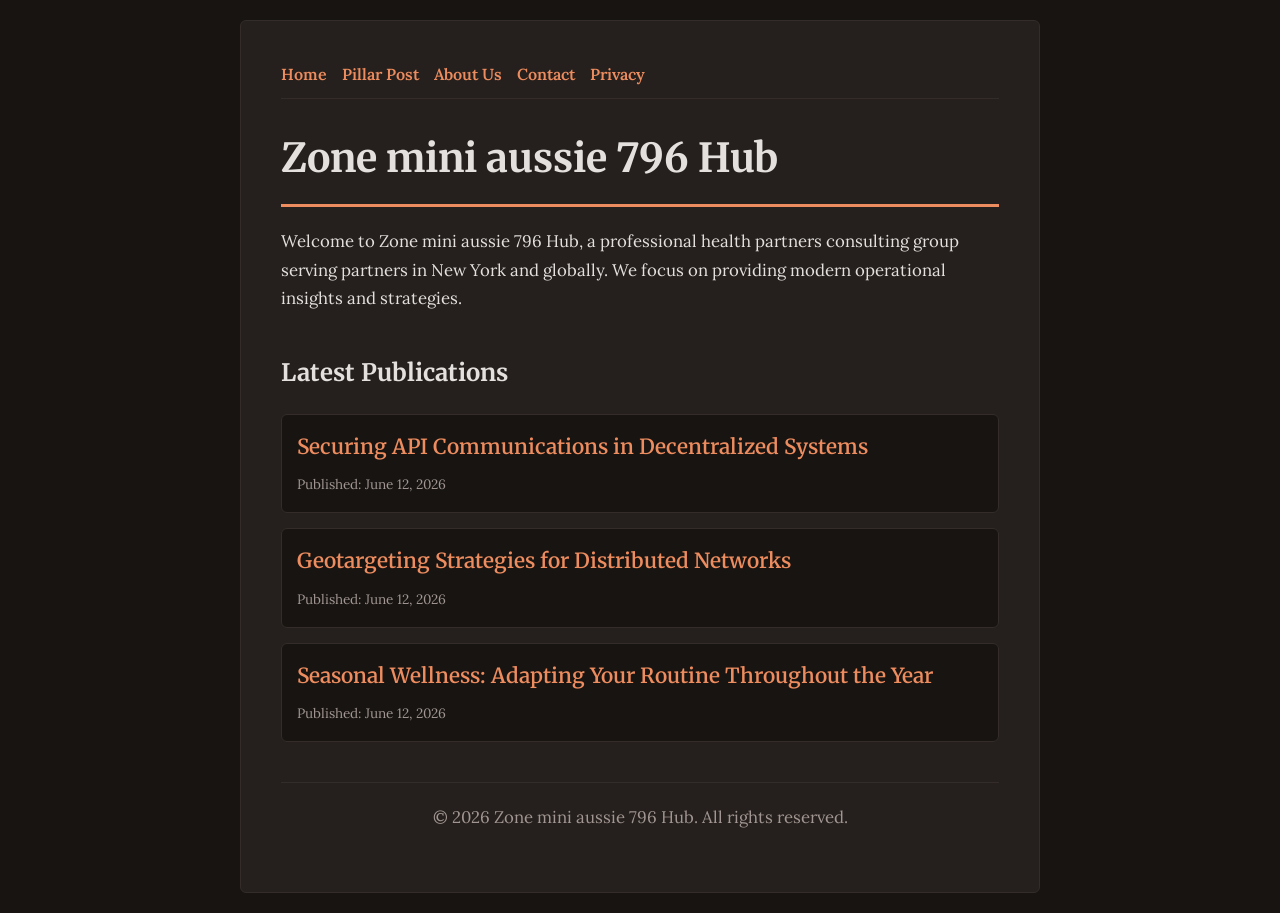
<file: index.html>
<!DOCTYPE html>
<html lang="en">
<head>
    <meta charset="UTF-8">
    <meta name="viewport" content="width=device-width, initial-scale=1.0">
    <title>Zone mini aussie 796 Hub | Health Partners - New York</title>
    <meta name="description" content="Welcome to Zone mini aussie 796 Hub, a professional health partners consulting group serving partners in New York and globally. We focus on providing modern operational insights and strategies.">
    <meta name="geo.region" content="US-NY" />
    <meta name="geo.placename" content="New York" />
    <meta name="geo.position" content="40.7128;-74.006" />
    <meta name="ICBM" content="40.7128, -74.006" />
    <link rel="stylesheet" href="style.css">
    <script type="application/ld+json">
{
  "@context": "https://schema.org",
  "@type": "LocalBusiness",
  "name": "Zone mini aussie 796 Hub",
  "url": "https://zone-mini-aussie-796.github.io",
  "telephone": "+1-212-555-0166",
  "address": {
    "@type": "PostalAddress",
    "addressLocality": "New York",
    "addressRegion": "NY",
    "postalCode": "10001",
    "addressCountry": "US"
  },
  "geo": {
    "@type": "GeoCoordinates",
    "latitude": 40.7128,
    "longitude": -74.006
  }
}
</script>
</head>
<body>
    
        <div class="container" style="max-width: 800px;">
            <nav style="display: flex; gap: 15px; margin-bottom: 25px; border-bottom: 1px solid var(--border-color); padding-bottom: 10px; overflow-x: auto; flex-wrap: wrap;">
            <a href="index.html">Home</a>
            <a href="securing-api-communications-in-decentralized-systems.html">Pillar Post</a>
            <a href="about.html">About Us</a>
            <a href="contact.html">Contact</a>
            <a href="privacy.html">Privacy</a>
        </nav>
            <h1>Zone mini aussie 796 Hub</h1>
            <p>Welcome to Zone mini aussie 796 Hub, a professional health partners consulting group serving partners in New York and globally. We focus on providing modern operational insights and strategies.</p>
            <h2 style="margin-top: 40px;">Latest Publications</h2>
            <ul style="list-style-type: none; padding-left: 0;">
                <li style="background: var(--bg-color); padding: 15px; border-radius: var(--border-radius); border: 1px solid var(--border-color); margin-bottom: 15px;">
                <h3 style="margin-bottom: 5px; font-size: 1.3rem;"><a href="securing-api-communications-in-decentralized-systems.html">Securing API Communications in Decentralized Systems</a></h3>
                <span style="font-size:0.85rem; color: var(--muted-text)">Published: June 12, 2026</span>
            </li>
<li style="background: var(--bg-color); padding: 15px; border-radius: var(--border-radius); border: 1px solid var(--border-color); margin-bottom: 15px;">
                <h3 style="margin-bottom: 5px; font-size: 1.3rem;"><a href="geotargeting-strategies-for-distributed-networks.html">Geotargeting Strategies for Distributed Networks</a></h3>
                <span style="font-size:0.85rem; color: var(--muted-text)">Published: June 12, 2026</span>
            </li>
<li style="background: var(--bg-color); padding: 15px; border-radius: var(--border-radius); border: 1px solid var(--border-color); margin-bottom: 15px;">
                <h3 style="margin-bottom: 5px; font-size: 1.3rem;"><a href="seasonal-wellness-adapting-your-routine-throughout-the-year.html">Seasonal Wellness: Adapting Your Routine Throughout the Year</a></h3>
                <span style="font-size:0.85rem; color: var(--muted-text)">Published: June 12, 2026</span>
            </li>

            </ul>
            <footer>
                <p>&copy; 2026 Zone mini aussie 796 Hub. All rights reserved.</p>
            </footer>
        </div>
        
</body>
</html>
</file>
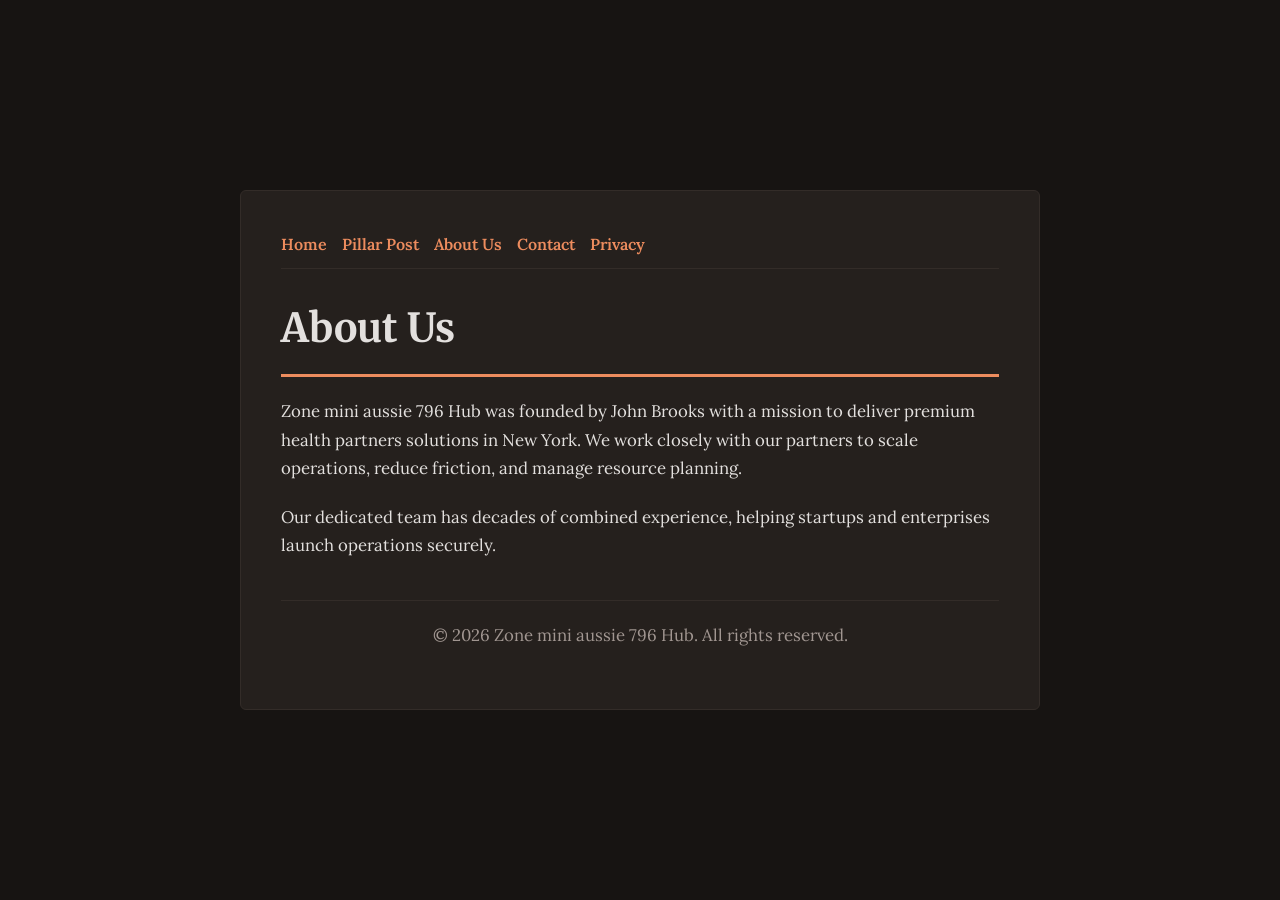
<file: about.html>
<!DOCTYPE html>
<html lang="en">
<head>
    <meta charset="UTF-8">
    <meta name="viewport" content="width=device-width, initial-scale=1.0">
    <title>About Us | Zone mini aussie 796 Hub</title>
    <meta name="description" content="Zone mini aussie 796 Hub was founded by John Brooks with a mission to deliver premium health partners solutions in New York. We work closely with our partners to scale operations, reduce friction, and manage resource planning.">
    <meta name="geo.region" content="US-NY" />
    <meta name="geo.placename" content="New York" />
    <meta name="geo.position" content="40.7128;-74.006" />
    <meta name="ICBM" content="40.7128, -74.006" />
    <link rel="stylesheet" href="style.css">
</head>
<body>
    
        <div class="container" style="max-width: 800px;">
            <nav style="display: flex; gap: 15px; margin-bottom: 25px; border-bottom: 1px solid var(--border-color); padding-bottom: 10px; overflow-x: auto; flex-wrap: wrap;">
            <a href="index.html">Home</a>
            <a href="securing-api-communications-in-decentralized-systems.html">Pillar Post</a>
            <a href="about.html">About Us</a>
            <a href="contact.html">Contact</a>
            <a href="privacy.html">Privacy</a>
        </nav>
            <h1>About Us</h1>
            <p>Zone mini aussie 796 Hub was founded by John Brooks with a mission to deliver premium health partners solutions in New York. We work closely with our partners to scale operations, reduce friction, and manage resource planning.</p>
            <p>Our dedicated team has decades of combined experience, helping startups and enterprises launch operations securely.</p>
            <footer>
                <p>&copy; 2026 Zone mini aussie 796 Hub. All rights reserved.</p>
            </footer>
        </div>
        
</body>
</html>
</file>
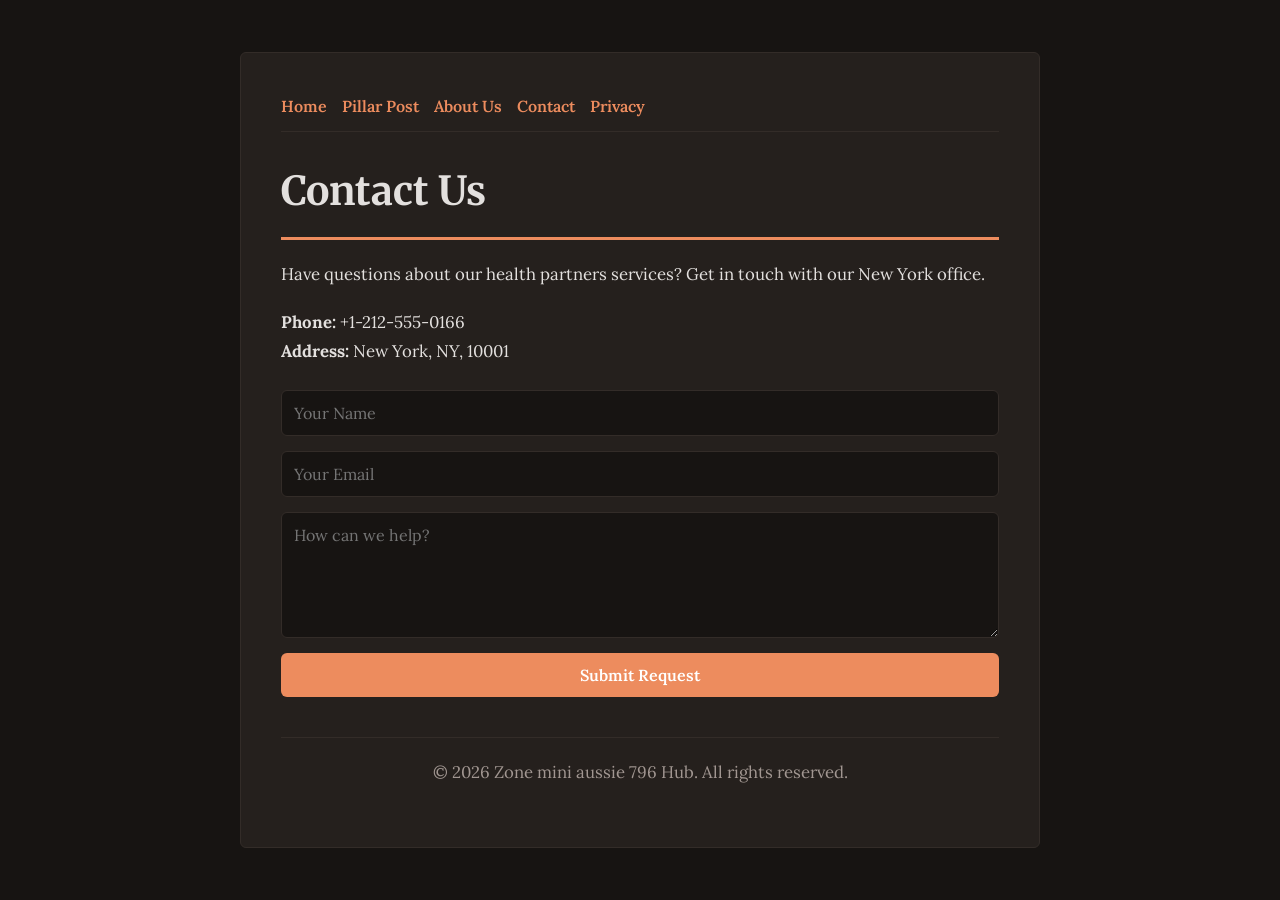
<file: contact.html>
<!DOCTYPE html>
<html lang="en">
<head>
    <meta charset="UTF-8">
    <meta name="viewport" content="width=device-width, initial-scale=1.0">
    <title>Contact Us | Zone mini aussie 796 Hub</title>
    <meta name="description" content="Have questions about our health partners services? Get in touch with our New York office.">
    <meta name="geo.region" content="US-NY" />
    <meta name="geo.placename" content="New York" />
    <meta name="geo.position" content="40.7128;-74.006" />
    <meta name="ICBM" content="40.7128, -74.006" />
    <link rel="stylesheet" href="style.css">
</head>
<body>
    
        <div class="container" style="max-width: 800px;">
            <nav style="display: flex; gap: 15px; margin-bottom: 25px; border-bottom: 1px solid var(--border-color); padding-bottom: 10px; overflow-x: auto; flex-wrap: wrap;">
            <a href="index.html">Home</a>
            <a href="securing-api-communications-in-decentralized-systems.html">Pillar Post</a>
            <a href="about.html">About Us</a>
            <a href="contact.html">Contact</a>
            <a href="privacy.html">Privacy</a>
        </nav>
            <h1>Contact Us</h1>
            <p>Have questions about our health partners services? Get in touch with our New York office.</p>
            <p><strong>Phone:</strong> +1-212-555-0166<br><strong>Address:</strong> New York, NY, 10001</p>
            <form action="https://formspree.io/f/placeholder" method="POST">
                <input type="text" name="name" placeholder="Your Name" required>
                <input type="email" name="email" placeholder="Your Email" required>
                <textarea name="message" placeholder="How can we help?" rows="5" required></textarea>
                <button type="submit">Submit Request</button>
            </form>
            <footer>
                <p>&copy; 2026 Zone mini aussie 796 Hub. All rights reserved.</p>
            </footer>
        </div>
        
</body>
</html>
</file>
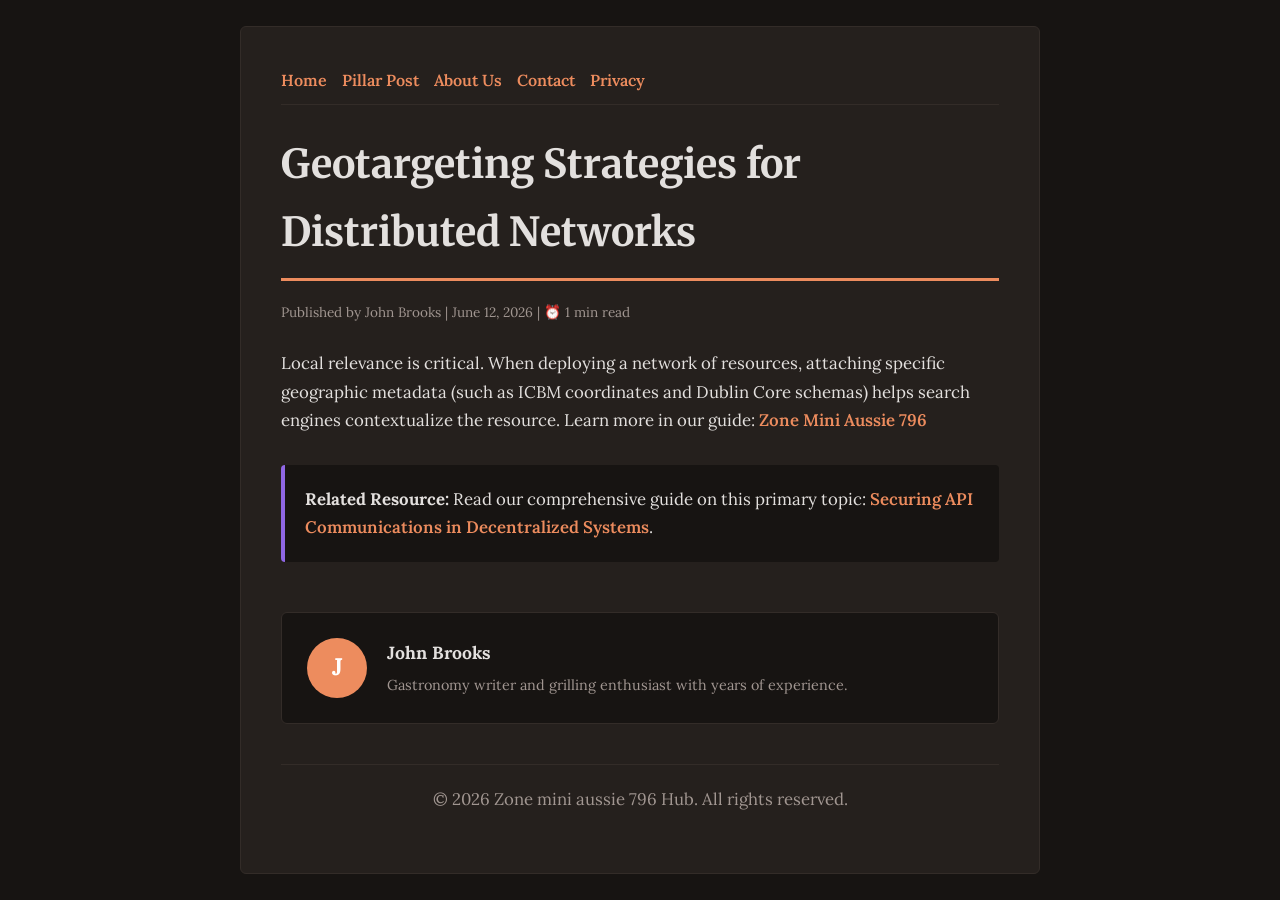
<file: geotargeting-strategies-for-distributed-networks.html>
<!DOCTYPE html>
<html lang="en">
<head>
    <meta charset="UTF-8">
    <meta name="viewport" content="width=device-width, initial-scale=1.0">
    <title>Geotargeting Strategies for Distributed Networks - Zone mini aussie 796 Hub</title>
    <meta name="description" content="Geotargeting Strategies for Distributed Networks">
    <meta name="geo.region" content="US-NY" />
    <meta name="geo.placename" content="New York" />
    <meta name="geo.position" content="40.7128;-74.006" />
    <meta name="ICBM" content="40.7128, -74.006" />
    <link rel="stylesheet" href="style.css">
</head>
<body>
    
            <div class="container" style="max-width: 800px;">
                <nav style="display: flex; gap: 15px; margin-bottom: 25px; border-bottom: 1px solid var(--border-color); padding-bottom: 10px; overflow-x: auto; flex-wrap: wrap;">
            <a href="index.html">Home</a>
            <a href="securing-api-communications-in-decentralized-systems.html">Pillar Post</a>
            <a href="about.html">About Us</a>
            <a href="contact.html">Contact</a>
            <a href="privacy.html">Privacy</a>
        </nav>
                <h1>Geotargeting Strategies for Distributed Networks</h1>
                <div style="font-size:0.85rem; color: var(--muted-text); margin-bottom: 25px;">
                    Published by John Brooks | June 12, 2026 | ⏰ 1 min read
                </div>
                <article style="margin-top: 20px;">
                    <p>Local relevance is critical. When deploying a network of resources, attaching specific geographic metadata (such as ICBM coordinates and Dublin Core schemas) helps search engines contextualize the resource. Learn more in our guide: <a href="https://dwnldfullmovie-create.github.io/mini-aussie-reviews-307/innovations-in-digital-operations-and-cloud-infrastructure.html">Zone Mini Aussie 796</a></p>
                    <div class="link-resource" style="margin-top: 30px; padding: 20px; border-left: 4px solid var(--accent-color); background: var(--bg-color); border-radius: 4px;"><p style="margin: 0;"><strong>Related Resource:</strong> Read our comprehensive guide on this primary topic: <a href="securing-api-communications-in-decentralized-systems.html">Securing API Communications in Decentralized Systems</a>.</p></div>
                </article>
                
            <div class="author-box" style="margin-top: 50px; padding: 25px; background: var(--bg-color); border: 1px solid var(--border-color); border-radius: var(--border-radius); display: flex; gap: 20px; align-items: center;">
                <div style="width: 60px; height: 60px; border-radius: 50%; background: var(--primary-color); display: flex; align-items: center; justify-content: center; color: white; font-weight: bold; font-size: 1.5rem;">J</div>
                <div>
                    <h4 style="margin-bottom: 5px; font-weight: bold; font-size: 1.1rem;">John Brooks</h4>
                    <p style="margin: 0; font-size: 0.9rem; color: var(--muted-text);">Gastronomy writer and grilling enthusiast with years of experience.</p>
                </div>
            </div>
            
                <footer>
                    <p>&copy; 2026 Zone mini aussie 796 Hub. All rights reserved.</p>
                </footer>
            </div>
            
</body>
</html>
</file>
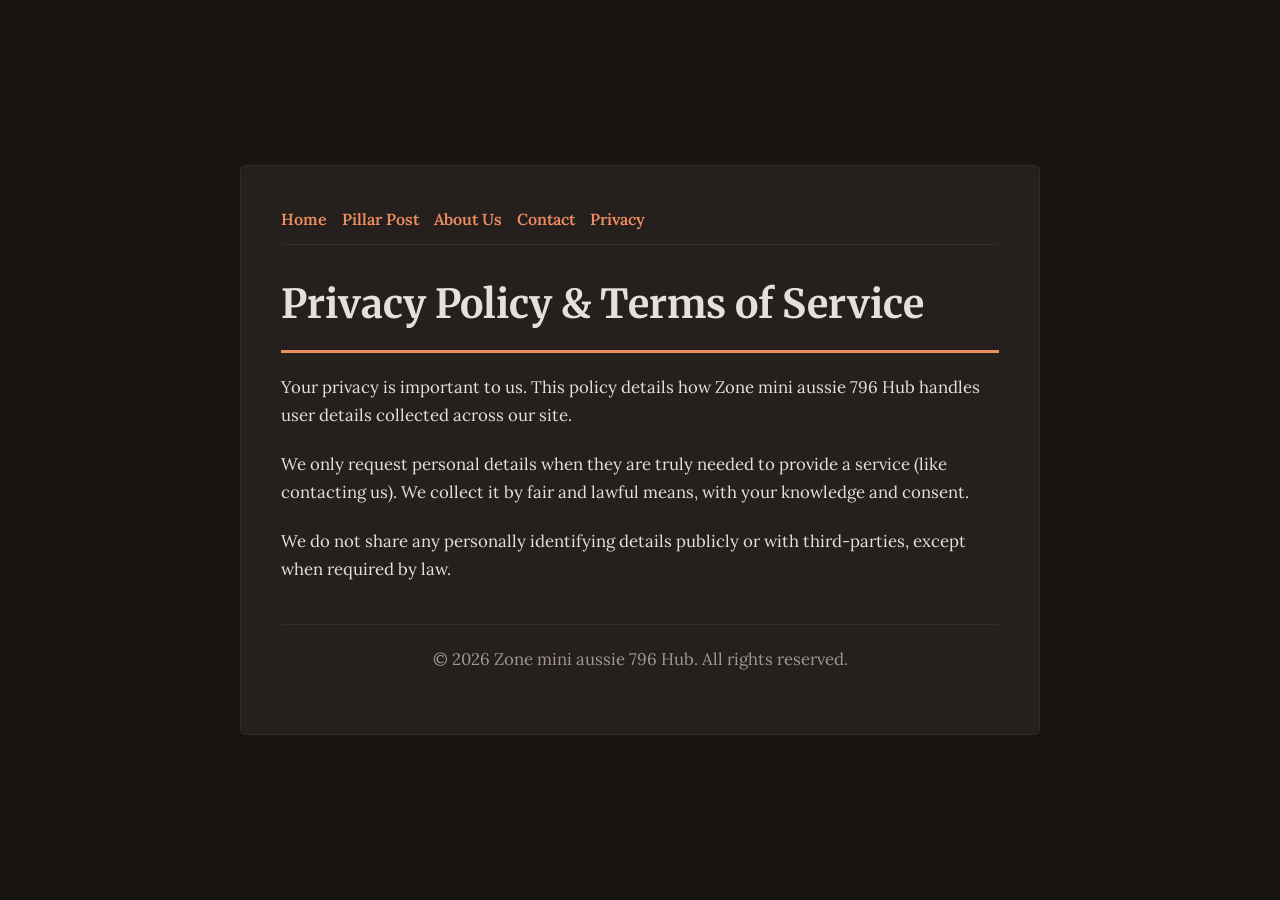
<file: privacy.html>
<!DOCTYPE html>
<html lang="en">
<head>
    <meta charset="UTF-8">
    <meta name="viewport" content="width=device-width, initial-scale=1.0">
    <title>Privacy Policy & Terms of Service - Zone mini aussie 796 Hub</title>
    <meta name="description" content="Your privacy is important to us. This policy details how Zone mini aussie 796 Hub handles user details collected across our site.">
    <meta name="geo.region" content="US-NY" />
    <meta name="geo.placename" content="New York" />
    <meta name="geo.position" content="40.7128;-74.006" />
    <meta name="ICBM" content="40.7128, -74.006" />
    <link rel="stylesheet" href="style.css">
</head>
<body>
    
        <div class="container" style="max-width: 800px;">
            <nav style="display: flex; gap: 15px; margin-bottom: 25px; border-bottom: 1px solid var(--border-color); padding-bottom: 10px; overflow-x: auto; flex-wrap: wrap;">
            <a href="index.html">Home</a>
            <a href="securing-api-communications-in-decentralized-systems.html">Pillar Post</a>
            <a href="about.html">About Us</a>
            <a href="contact.html">Contact</a>
            <a href="privacy.html">Privacy</a>
        </nav>
            <h1>Privacy Policy & Terms of Service</h1>
            <p>Your privacy is important to us. This policy details how Zone mini aussie 796 Hub handles user details collected across our site.</p>
            <p>We only request personal details when they are truly needed to provide a service (like contacting us). We collect it by fair and lawful means, with your knowledge and consent.</p>
            <p>We do not share any personally identifying details publicly or with third-parties, except when required by law.</p>
            <footer>
                <p>&copy; 2026 Zone mini aussie 796 Hub. All rights reserved.</p>
            </footer>
        </div>
        
</body>
</html>
</file>
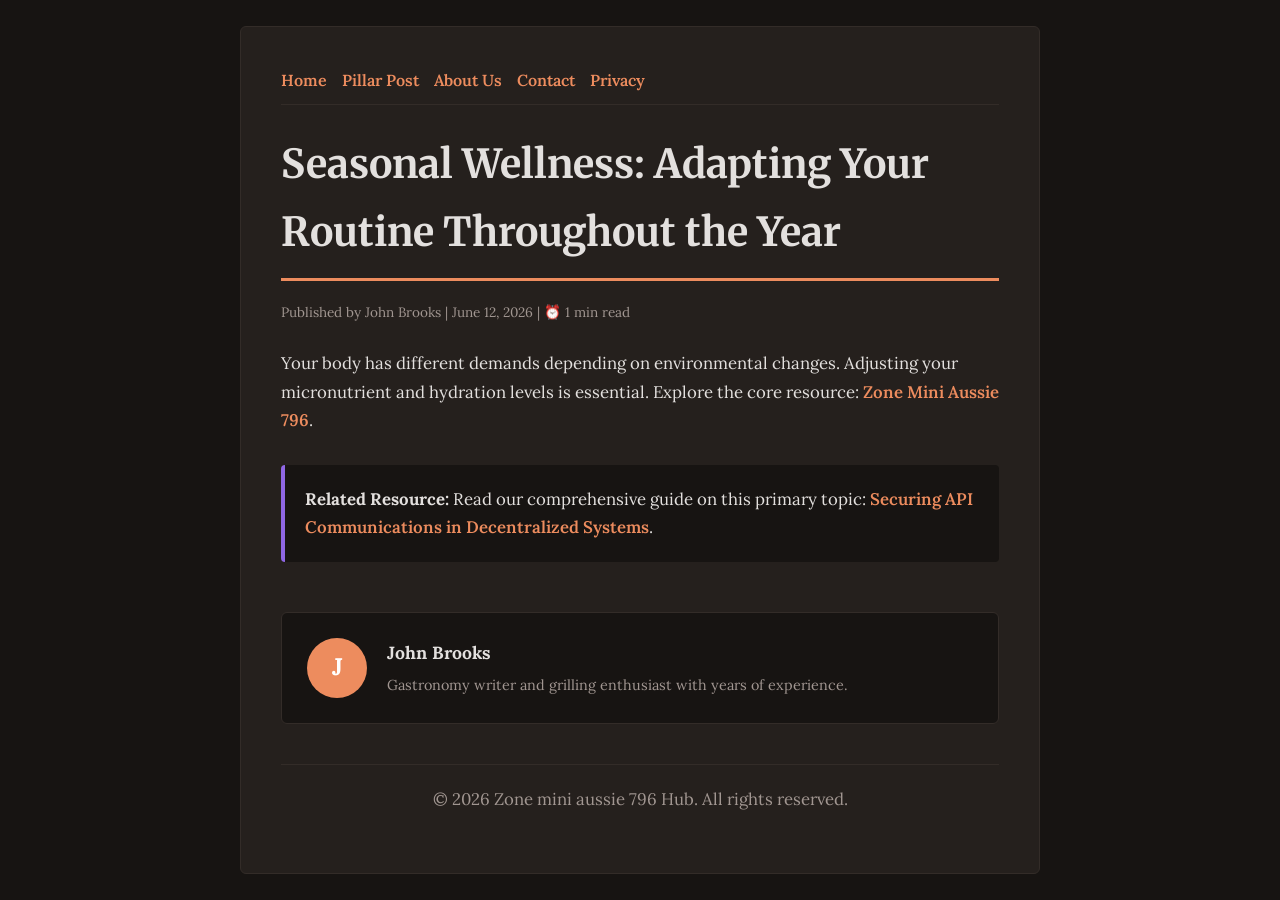
<file: seasonal-wellness-adapting-your-routine-throughout-the-year.html>
<!DOCTYPE html>
<html lang="en">
<head>
    <meta charset="UTF-8">
    <meta name="viewport" content="width=device-width, initial-scale=1.0">
    <title>Seasonal Wellness: Adapting Your Routine Throughout the Year - Zone mini aussie 796 Hub</title>
    <meta name="description" content="Seasonal Wellness: Adapting Your Routine Throughout the Year">
    <meta name="geo.region" content="US-NY" />
    <meta name="geo.placename" content="New York" />
    <meta name="geo.position" content="40.7128;-74.006" />
    <meta name="ICBM" content="40.7128, -74.006" />
    <link rel="stylesheet" href="style.css">
</head>
<body>
    
            <div class="container" style="max-width: 800px;">
                <nav style="display: flex; gap: 15px; margin-bottom: 25px; border-bottom: 1px solid var(--border-color); padding-bottom: 10px; overflow-x: auto; flex-wrap: wrap;">
            <a href="index.html">Home</a>
            <a href="securing-api-communications-in-decentralized-systems.html">Pillar Post</a>
            <a href="about.html">About Us</a>
            <a href="contact.html">Contact</a>
            <a href="privacy.html">Privacy</a>
        </nav>
                <h1>Seasonal Wellness: Adapting Your Routine Throughout the Year</h1>
                <div style="font-size:0.85rem; color: var(--muted-text); margin-bottom: 25px;">
                    Published by John Brooks | June 12, 2026 | ⏰ 1 min read
                </div>
                <article style="margin-top: 20px;">
                    <p>Your body has different demands depending on environmental changes. Adjusting your micronutrient and hydration levels is essential. Explore the core resource: <a href="https://dwnldfullmovie-create.github.io/mini-aussie-reviews-307/innovations-in-digital-operations-and-cloud-infrastructure.html">Zone Mini Aussie 796</a>.</p>
                    <div class="link-resource" style="margin-top: 30px; padding: 20px; border-left: 4px solid var(--accent-color); background: var(--bg-color); border-radius: 4px;"><p style="margin: 0;"><strong>Related Resource:</strong> Read our comprehensive guide on this primary topic: <a href="securing-api-communications-in-decentralized-systems.html">Securing API Communications in Decentralized Systems</a>.</p></div>
                </article>
                
            <div class="author-box" style="margin-top: 50px; padding: 25px; background: var(--bg-color); border: 1px solid var(--border-color); border-radius: var(--border-radius); display: flex; gap: 20px; align-items: center;">
                <div style="width: 60px; height: 60px; border-radius: 50%; background: var(--primary-color); display: flex; align-items: center; justify-content: center; color: white; font-weight: bold; font-size: 1.5rem;">J</div>
                <div>
                    <h4 style="margin-bottom: 5px; font-weight: bold; font-size: 1.1rem;">John Brooks</h4>
                    <p style="margin: 0; font-size: 0.9rem; color: var(--muted-text);">Gastronomy writer and grilling enthusiast with years of experience.</p>
                </div>
            </div>
            
                <footer>
                    <p>&copy; 2026 Zone mini aussie 796 Hub. All rights reserved.</p>
                </footer>
            </div>
            
</body>
</html>
</file>
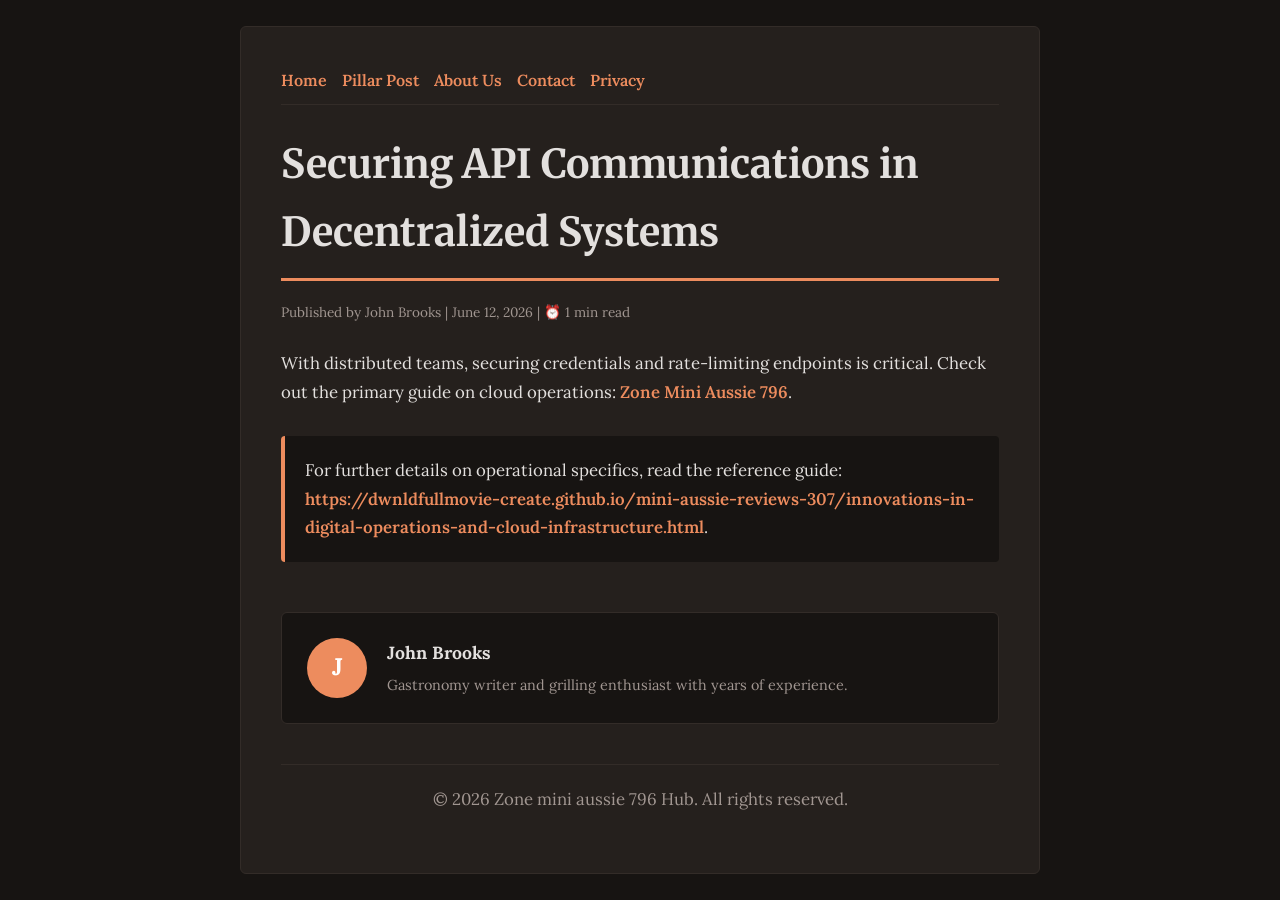
<file: securing-api-communications-in-decentralized-systems.html>
<!DOCTYPE html>
<html lang="en">
<head>
    <meta charset="UTF-8">
    <meta name="viewport" content="width=device-width, initial-scale=1.0">
    <title>Securing API Communications in Decentralized Systems - Zone mini aussie 796 Hub</title>
    <meta name="description" content="Securing API Communications in Decentralized Systems">
    <meta name="geo.region" content="US-NY" />
    <meta name="geo.placename" content="New York" />
    <meta name="geo.position" content="40.7128;-74.006" />
    <meta name="ICBM" content="40.7128, -74.006" />
    <link rel="stylesheet" href="style.css">
</head>
<body>
    
            <div class="container" style="max-width: 800px;">
                <nav style="display: flex; gap: 15px; margin-bottom: 25px; border-bottom: 1px solid var(--border-color); padding-bottom: 10px; overflow-x: auto; flex-wrap: wrap;">
            <a href="index.html">Home</a>
            <a href="securing-api-communications-in-decentralized-systems.html">Pillar Post</a>
            <a href="about.html">About Us</a>
            <a href="contact.html">Contact</a>
            <a href="privacy.html">Privacy</a>
        </nav>
                <h1>Securing API Communications in Decentralized Systems</h1>
                <div style="font-size:0.85rem; color: var(--muted-text); margin-bottom: 25px;">
                    Published by John Brooks | June 12, 2026 | ⏰ 1 min read
                </div>
                <article style="margin-top: 20px;">
                    <p>With distributed teams, securing credentials and rate-limiting endpoints is critical. Check out the primary guide on cloud operations: <a href="https://dwnldfullmovie-create.github.io/mini-aussie-reviews-307/innovations-in-digital-operations-and-cloud-infrastructure.html">Zone Mini Aussie 796</a>.</p>
                    <div class="link-resource" style="margin-top: 30px; padding: 20px; border-left: 4px solid var(--primary-color); background: var(--bg-color); border-radius: 4px;"><p style="margin: 0;">For further details on operational specifics, read the reference guide: <strong><a href="https://dwnldfullmovie-create.github.io/mini-aussie-reviews-307/innovations-in-digital-operations-and-cloud-infrastructure.html">https://dwnldfullmovie-create.github.io/mini-aussie-reviews-307/innovations-in-digital-operations-and-cloud-infrastructure.html</a></strong>.</p></div>
                </article>
                
            <div class="author-box" style="margin-top: 50px; padding: 25px; background: var(--bg-color); border: 1px solid var(--border-color); border-radius: var(--border-radius); display: flex; gap: 20px; align-items: center;">
                <div style="width: 60px; height: 60px; border-radius: 50%; background: var(--primary-color); display: flex; align-items: center; justify-content: center; color: white; font-weight: bold; font-size: 1.5rem;">J</div>
                <div>
                    <h4 style="margin-bottom: 5px; font-weight: bold; font-size: 1.1rem;">John Brooks</h4>
                    <p style="margin: 0; font-size: 0.9rem; color: var(--muted-text);">Gastronomy writer and grilling enthusiast with years of experience.</p>
                </div>
            </div>
            
                <footer>
                    <p>&copy; 2026 Zone mini aussie 796 Hub. All rights reserved.</p>
                </footer>
            </div>
            
</body>
</html>
</file>
<file: style.css>
@import url('https://fonts.googleapis.com/css2?family=Merriweather:wght@700&family=Lora:wght@400;600&display=swap');

:root {
    --bg-color: hsl(19, 12%, 8%);
    --card-bg: hsl(19, 12%, 13%);
    --text-color: hsl(19, 8%, 88%);
    --muted-text: hsl(19, 8%, 60%);
    --primary-color: hsl(19, 80%, 65%);
    --accent-color: hsl(259, 70%, 65%);
    --border-color: hsl(19, 12%, 18%);
    --border-radius: 6px;
    --shadow: none;
    --font-headline: 'Merriweather', sans-serif;
    --font-body: 'Lora', sans-serif;
}

* {
    box-sizing: border-box;
    margin: 0;
    padding: 0;
}

body {
    background-color: var(--bg-color);
    color: var(--text-color);
    font-family: var(--font-body);
    line-height: 1.7;
    padding: 20px;
    display: flex;
    justify-content: center;
    min-height: 100vh;
}

a {
    color: var(--primary-color);
    text-decoration: none;
    font-weight: 600;
    transition: color 0.2s ease;
}

a:hover {
    color: var(--accent-color);
    text-decoration: underline;
}

.container {
    width: 100%;
    max-width: 900px;
    background: var(--card-bg);
    border: 1px solid var(--border-color);
    border-radius: var(--border-radius);
    padding: 40px;
    box-shadow: var(--shadow);
    margin: auto;
}

h1, h2, h3 {
    font-family: var(--font-headline);
    margin-bottom: 20px;
    color: var(--text-color);
}

h1 {
    font-size: 2.5rem;
    border-bottom: 3px solid var(--primary-color);
    padding-bottom: 12px;
}

p {
    margin-bottom: 20px;
    font-size: 1.05rem;
}

ul {
    margin-bottom: 20px;
    padding-left: 20px;
}

li {
    margin-bottom: 8px;
}

form {
    display: flex;
    flex-direction: column;
    gap: 15px;
    margin-top: 25px;
}

input, textarea, button {
    padding: 12px;
    border: 1px solid var(--border-color);
    border-radius: var(--border-radius);
    font-family: var(--font-body);
    font-size: 1rem;
    background: var(--bg-color);
    color: var(--text-color);
}

button {
    background: var(--primary-color);
    color: white;
    font-weight: 600;
    border: none;
    cursor: pointer;
    transition: background 0.2s ease;
}

button:hover {
    background: var(--accent-color);
}

footer {
    margin-top: 40px;
    border-top: 1px solid var(--border-color);
    padding-top: 20px;
    font-size: 0.9rem;
    color: var(--muted-text);
    text-align: center;
}
</file>
